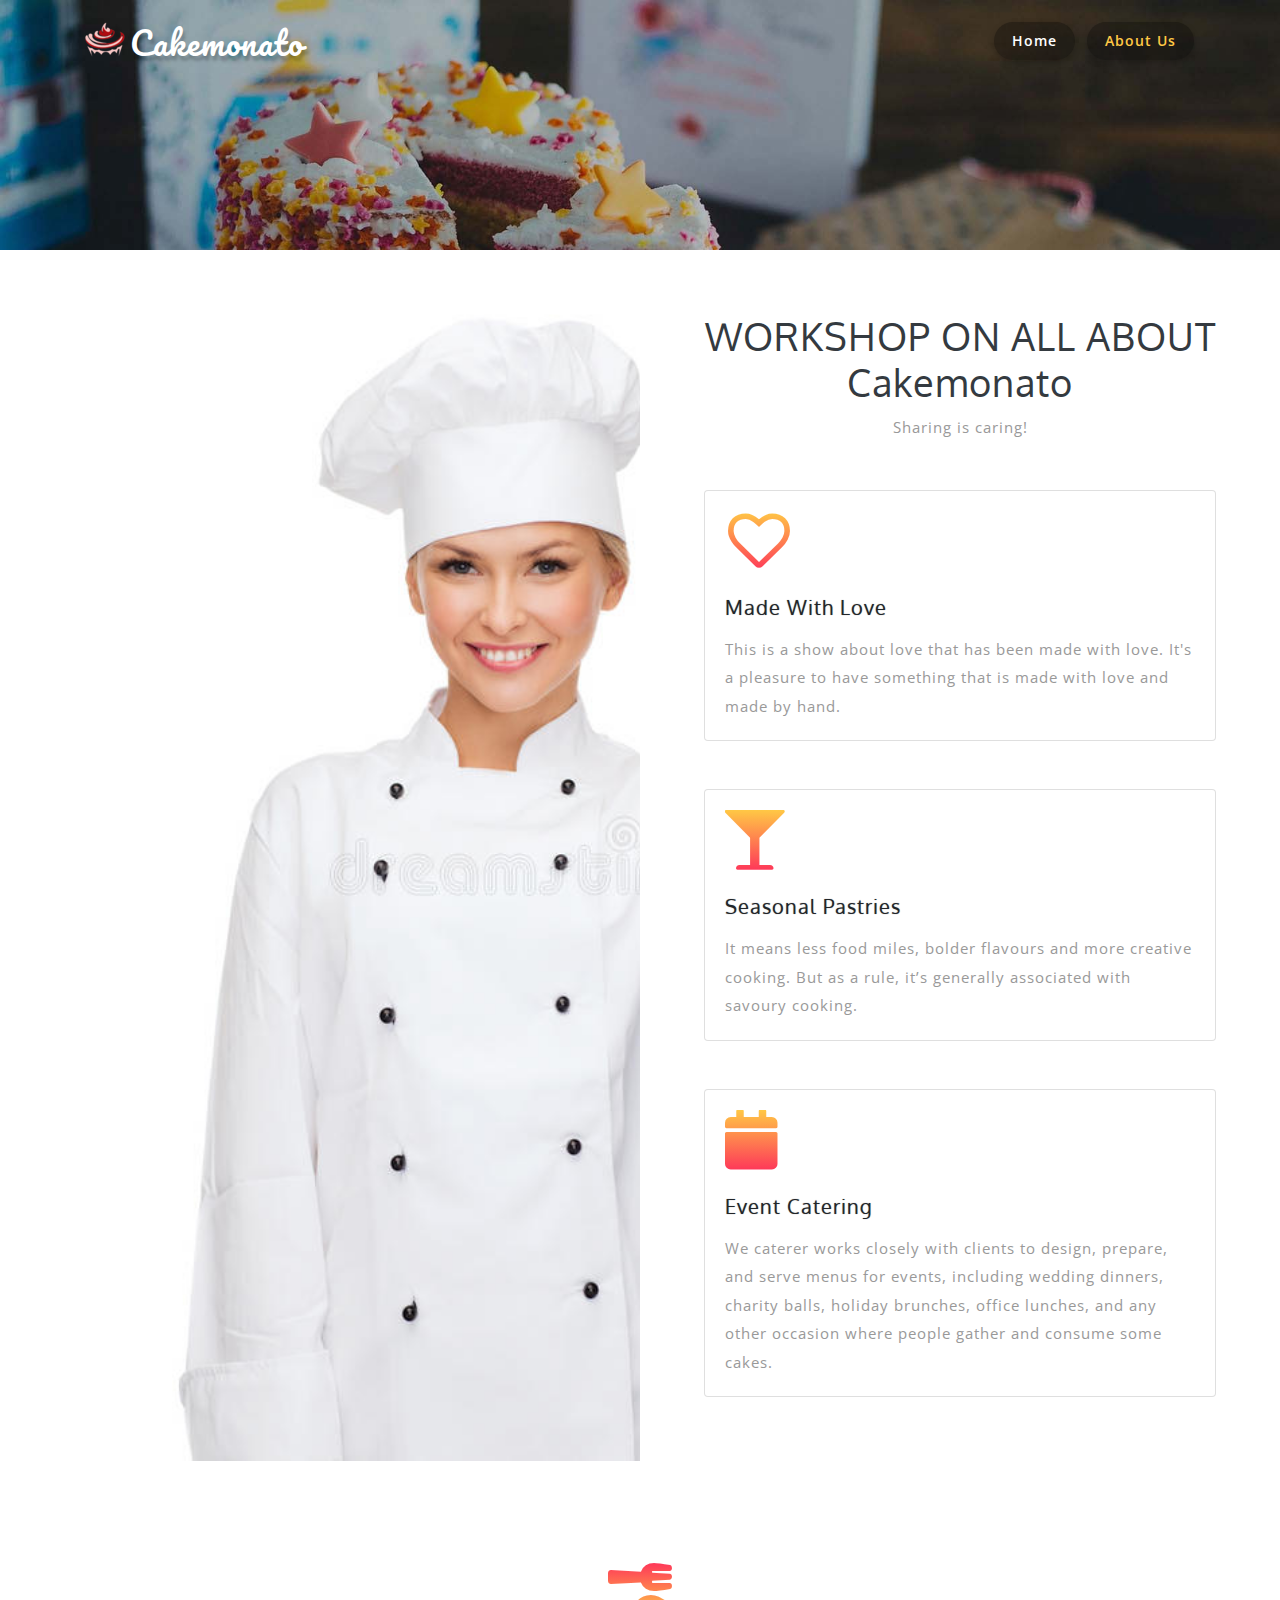
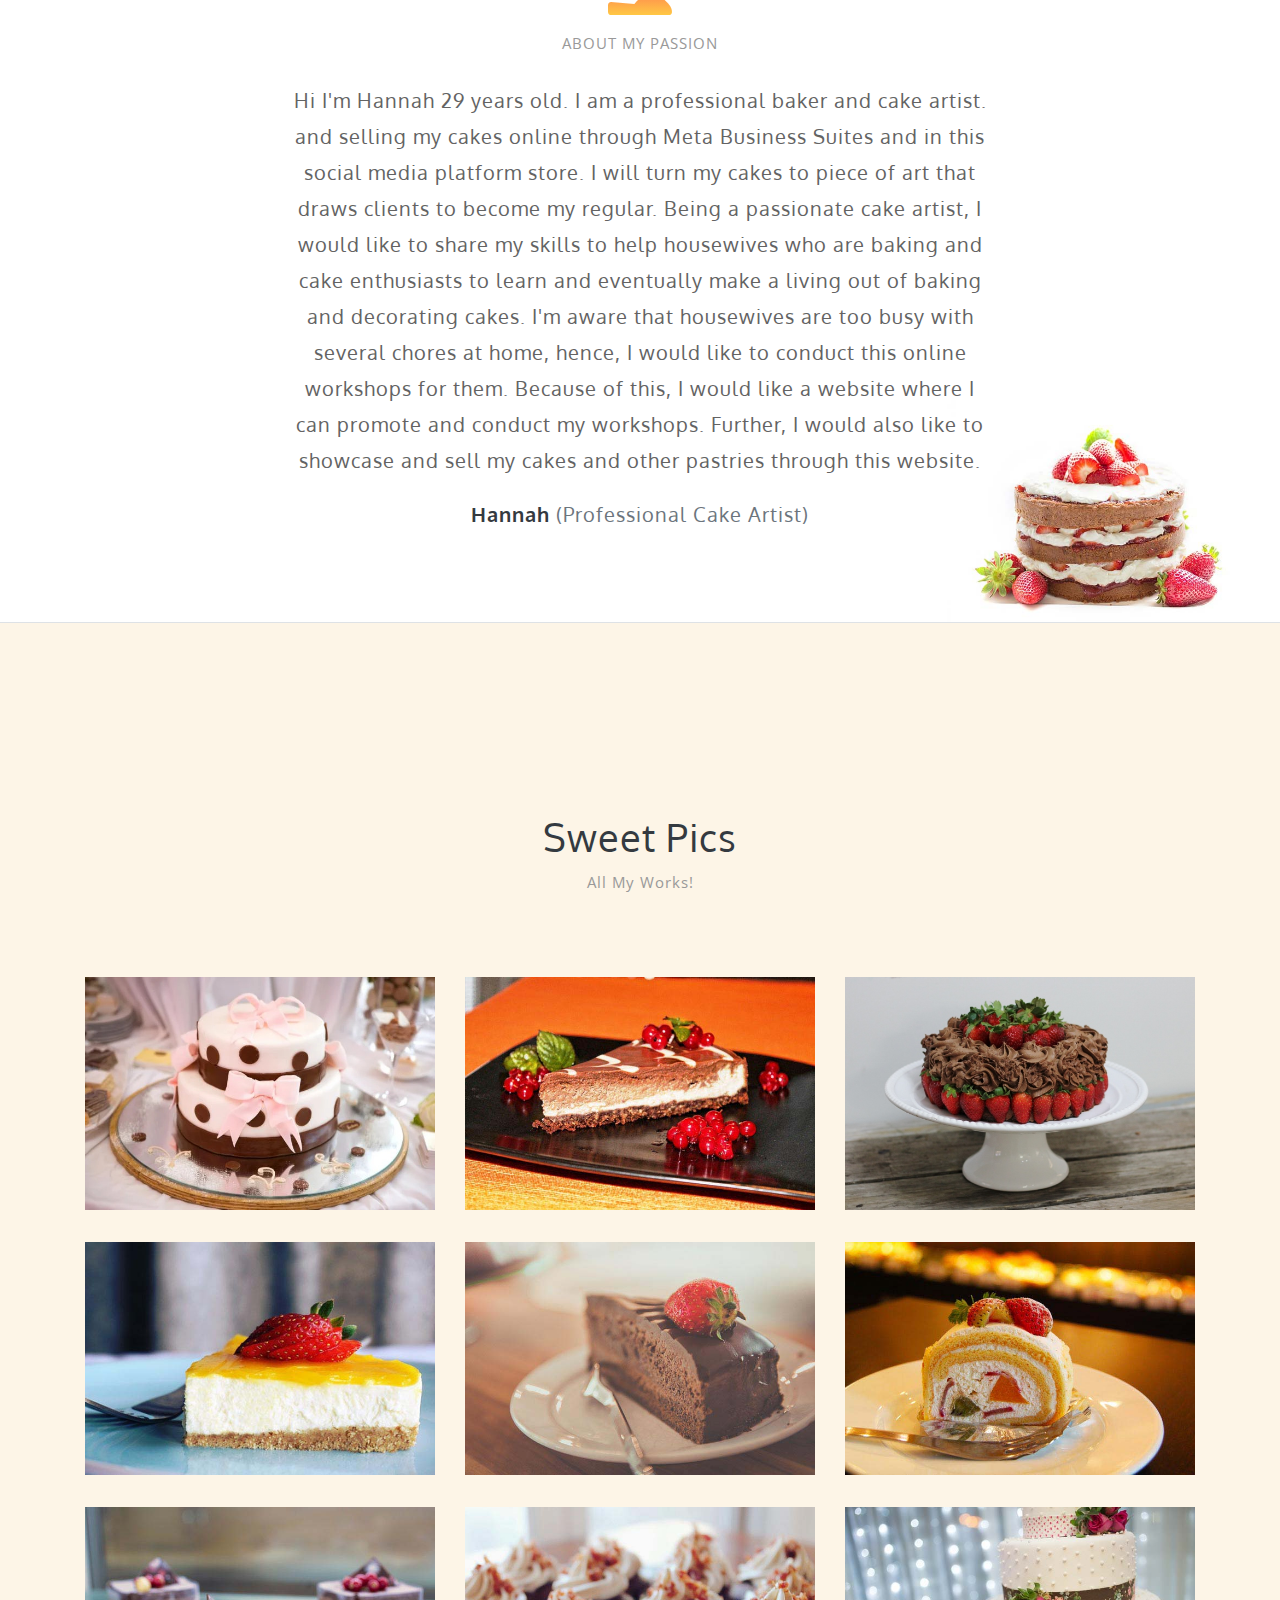
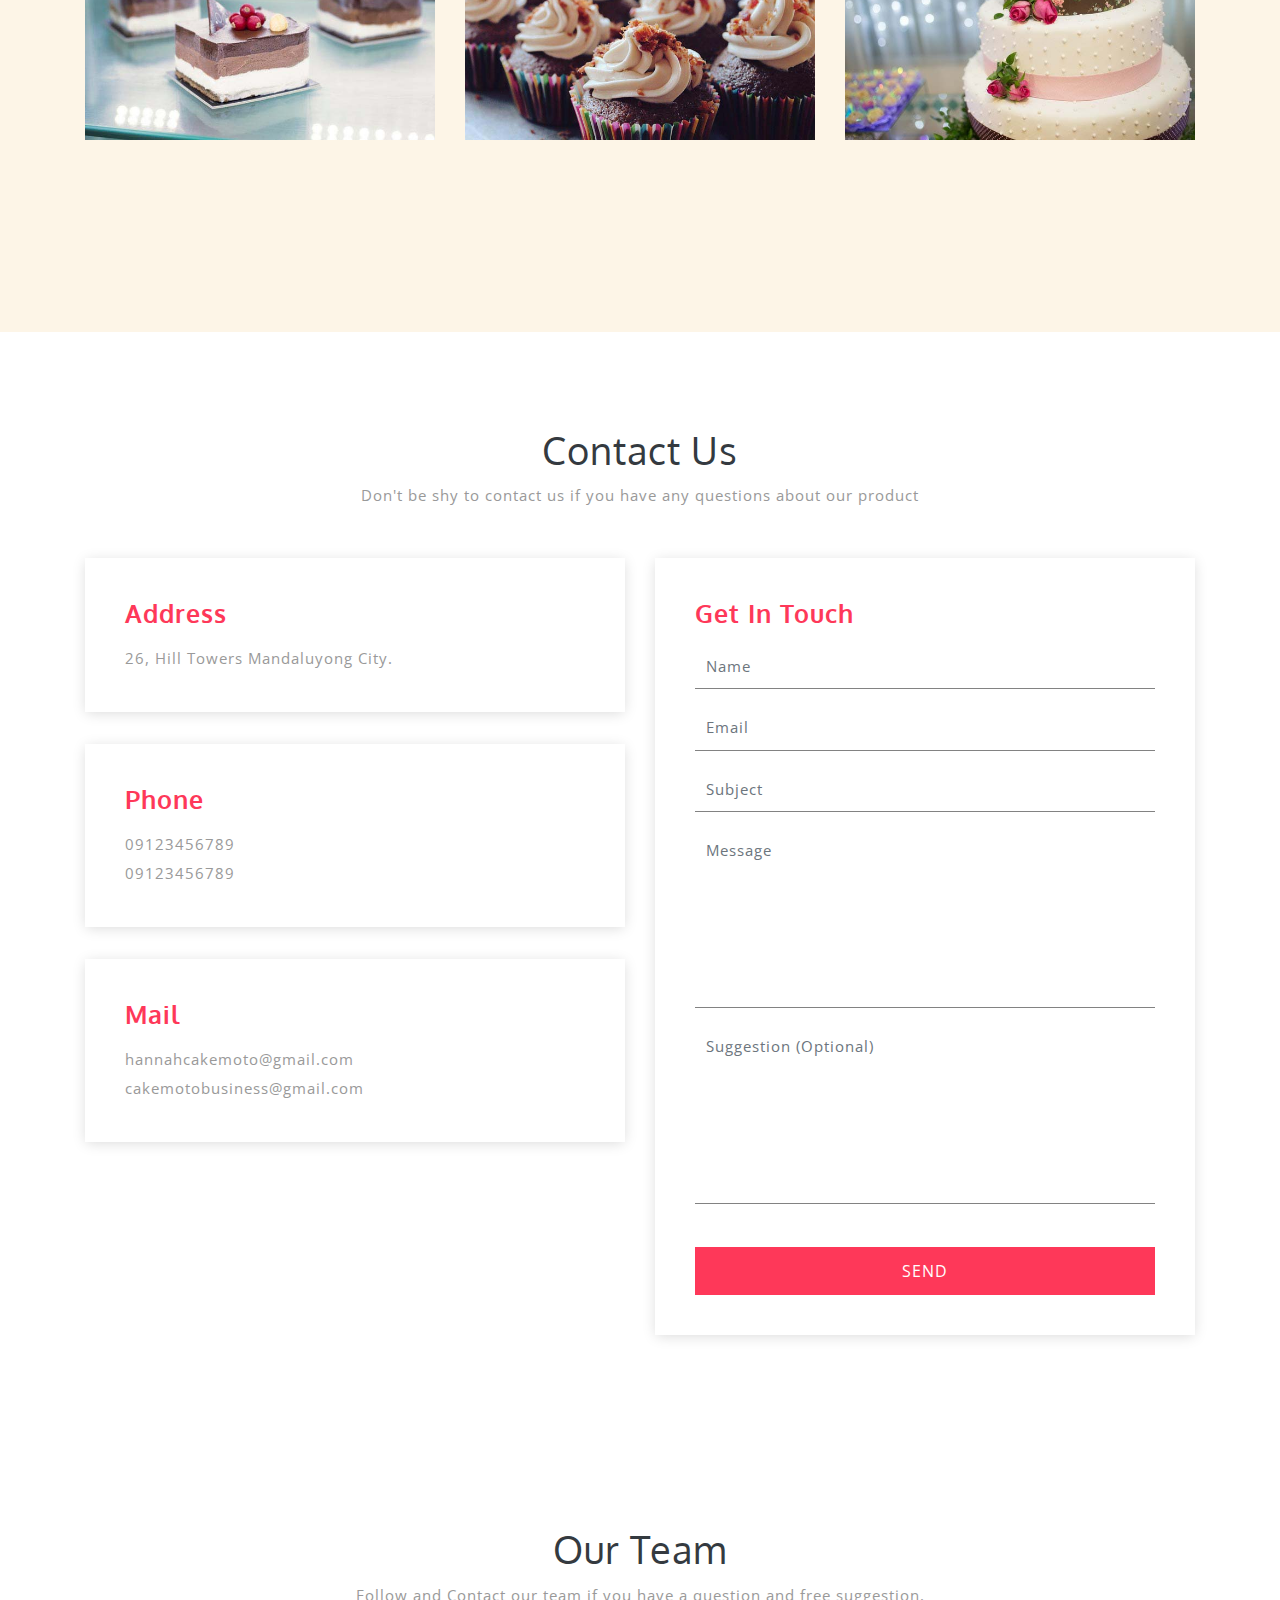
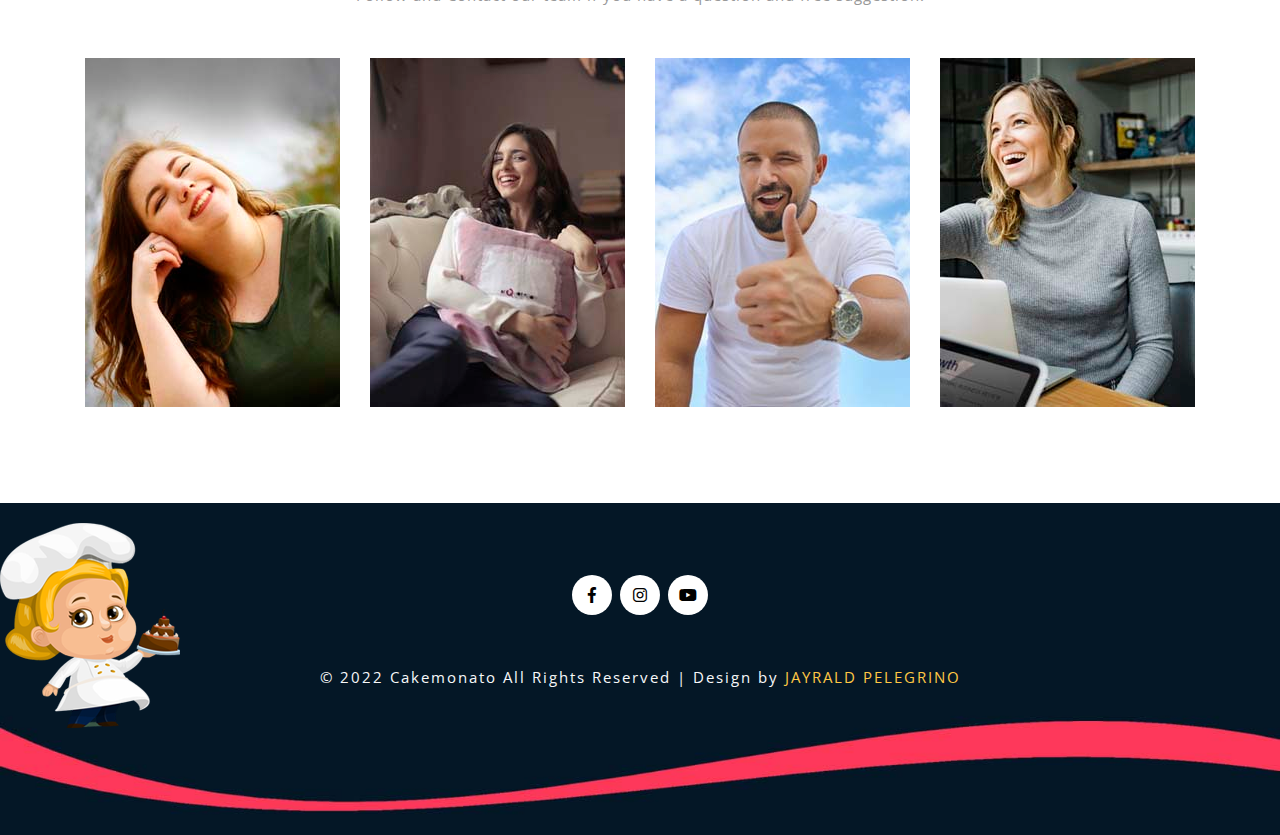
<file: about.html>
<!--
MADE BY: JAYRALD LATO PELEGRINO
FROM: CEIT-37-303A
MIDTERM WEBSITE FOR HANNAH
-->

<!DOCTYPE html>
<html lang="zxx">

<head>
	<title>For Hannah</title>
	<!-- Meta tag Keywords -->
	<meta name="viewport" content="width=device-width, initial-scale=1">
	<meta charset="UTF-8" />

	<!-- Custom-Files -->
	<link rel="stylesheet" href="css/bootstrap.css">
	<!-- Bootstrap-Core-CSS -->
	<link rel="stylesheet" href="css/style.css" type="text/css" media="all" />
	<!-- Style-CSS -->
	<link rel="stylesheet" href="css/fontawesome-all.css">
	<!-- Font-Awesome-Icons-CSS -->
	<!-- //Custom-Files -->

	<!-- Web-Fonts -->
	<link href="//fonts.googleapis.com/css?family=Oxygen:300,400,700&amp;subset=latin-ext" rel="stylesheet">
	<link href="//fonts.googleapis.com/css?family=Open+Sans:300,300i,400,400i,600,600i,700,700i,800,800i&amp;subset=cyrillic,cyrillic-ext,greek,greek-ext,latin-ext,vietnamese"
	    rel="stylesheet">
	<link href="//fonts.googleapis.com/css?family=Pacifico&amp;subset=cyrillic,latin-ext,vietnamese" rel="stylesheet">
	<!-- //Web-Fonts -->

</head>

<body>
	<div class="mian-content">
		<!-- header -->
		<header>
			<nav class="navbar navbar-expand-lg navbar-light">
				<div class="logo text-left">
					<h1>
						<a class="navbar-brand" href="index.html">
							<img src="images/logo.png" alt="" class="img-fluid">Cakemonato</a>
					</h1>
				</div>
				<button class="navbar-toggler" type="button" data-toggle="collapse" data-target="#navbarSupportedContent"
				    aria-controls="navbarSupportedContent" aria-expanded="false" aria-label="Toggle navigation">
					<span class="navbar-toggler-icon">

					</span>
				</button>
				<div class="collapse navbar-collapse" id="navbarSupportedContent">
					<ul class="navbar-nav ml-lg-auto text-lg-right text-center">
						<li class="nav-item">
							<a class="nav-link" href="index.html">Home
								<span class="sr-only">(current)</span>
							</a>
						</li>
						<li class="nav-item active">
							<a class="nav-link" href="about.html">About Us</a>
						</li>
					</ul>
				</div>
			</nav>
		</header>
		<!-- //header -->

		<!-- banner 2 -->
		<div class="banner2-w3ls">

		</div>
		<!-- //banner 2 -->
	</div>
	<!-- main -->

	<!-- about page -->
	<!-- about section -->
	<section class="bottom-banner">
		<div class="container-fluid">
			<div class="row">
				<div class="col-lg-6 about-img-pages">
				</div>
				<div class="col-lg-6 about-info">
					<div class="title text-center mb-5">
						<h3 class="text-dark mb-2">WORKSHOP ON ALL ABOUT Cakemonato</h3>
						<p>Sharing is caring!</p>
					</div>
					<div class="service-in text-left">
						<div class="card">
							<div class="card-body">
								<i class="far fa-heart"></i>
								<h5 class="card-title mt-4 mb-3">Made With Love</h5>
								<p class="card-text">This is a show about love that has been made with love. It's a pleasure to have something that is made with love and made by hand.
								</p>
							</div>
						</div>
					</div>
					<div class="service-in text-left mt-5">
						<div class="card">
							<div class="card-body">
								<i class="fas fa-glass-martini"></i>
								<h5 class="card-title mt-4 mb-3">Seasonal Pastries</h5>
								<p class="card-text">It means less food miles, bolder flavours and more creative cooking. But as a rule, it’s generally associated with savoury cooking.
								</p>
							</div>
						</div>
					</div>
					<div class="service-in text-left mt-5">
						<div class="card">
							<div class="card-body">
								<i class="fas fa-calendar"></i>
								<h5 class="card-title mt-4 mb-3">Event Catering</h5>
								<p class="card-text">We caterer works closely with clients to design, prepare, and serve menus for events, including wedding dinners, charity balls, holiday brunches, office lunches, and any other occasion where people gather and consume some cakes.
								</p>
							</div>
						</div>
					</div>
				</div>
			</div>
		</div>
	</section>
	<!-- //about section -->

	<!-- about bottom -->
	<div class="some-another some-another-page text-center py-5">
		<div class="container py-xl-5 py-lg-3">
			<i class="fas fa-utensils"></i>
			<p class="text-uppercase mb-4 mt-2">About my passion</p>
			<h4 class="aboutright about-right-2">Hi I'm Hannah 29 years old. I am a professional baker and cake artist. and selling my cakes online through Meta Business Suites and in this social media platform store. I will turn my cakes to piece of art that draws clients to become my regular. Being a passionate cake artist, I would like to share my skills to help housewives who are baking and cake enthusiasts to learn and eventually make a living out of baking and decorating cakes. I'm aware that housewives are too busy with several chores at home, hence, I would like to conduct this online workshops for them. Because of this, I would like a website where I can promote and conduct my workshops. Further, I would also like to showcase and sell my cakes and other pastries through this website. </h4>
			<h5 class="text-uppsecase font-weight-bold text-dark mt-4">Hannah
				<span class="text-secondary font-weight-normal">(Professional Cake Artist)</span>
			</h5>
		</div>
		<img src="images/product1.jpg" alt="" class="img-fluid w3ls-img-styles">
	</div>
	<!-- //about bottom -->

	<!-- services -->
	<div class="serives-agile py-5 bg-light border-top" id="services">
		<div class="container py-xl-5 py-lg-3">
			<div class="row support-bottom text-center">
	<!-- gallery page -->
	<div class="gallery py-5">
		<div class="container py-xl-5 py-lg-3">
			<div class="title text-center mb-5">
				<h2 class="text-dark mb-2">Sweet Pics</h2>
				<p>All My Works!</p>
			</div>
			<div class="row w3ls_portfolio_grids">
				<div class="col-sm-4 agileinfo_portfolio_grid">
					<div class="w3_agile_portfolio_grid1">
						<a href="images/g1.jpg" title="Cakes Bakery">
							<div class="agileits_portfolio_sub_grid agileits_w3layouts_team_grid">
								<div class="w3layouts_port_head">
									<h3>ChocoVanilla Cake with Strawberry ribbons</h3>
								</div>
								<img src="images/g1.jpg" alt=" " class="img-fluid" />
							</div>
						</a>
					</div>
					<div class="w3_agile_portfolio_grid1">
						<a href="images/g2.jpg" title="Cakes Bakery">
							<div class="agileits_portfolio_sub_grid agileits_w3layouts_team_grid">
								<div class="w3layouts_port_head">
									<h3>Vanilla Caramel with Strawberry toppings</h3>
								</div>
								<img src="images/g2.jpg" alt=" " class="img-fluid" />
							</div>
						</a>
					</div>
					<div class="w3_agile_portfolio_grid1">
						<a href="images/g3.jpg" title="Cakes Bakery">
							<div class="agileits_portfolio_sub_grid agileits_w3layouts_team_grid">
								<div class="w3layouts_port_head">
									<h3>3 Layer flavor cake with Cherry on top</h3>
								</div>
								<img src="images/g3.jpg" alt=" " class="img-fluid" />
							</div>
						</a>
					</div>
				</div>
				<div class="col-sm-4 agileinfo_portfolio_grid">
					<div class="w3_agile_portfolio_grid1">
						<a href="images/g4.jpg" title="Cakes Bakery">
							<div class="agileits_portfolio_sub_grid agileits_w3layouts_team_grid">
								<div class="w3layouts_port_head">
									<h3>Vanilla Glaze with cherry scent</h3>
								</div>
								<img src="images/g4.jpg" alt=" " class="img-fluid" />
							</div>
						</a>
					</div>
					<div class="w3_agile_portfolio_grid1">
						<a href="images/g5.jpg" title="Cakes Bakery">
							<div class="agileits_portfolio_sub_grid agileits_w3layouts_team_grid">
								<div class="w3layouts_port_head">
									<h3>Chocolate base with Cocoa flavor on top</h3>
								</div>
								<img src="images/g5.jpg" alt=" " class="img-fluid" />
							</div>
						</a>
					</div>
					<div class="w3_agile_portfolio_grid1">
						<a href="images/g6.jpg" title="Cakes Bakery">
							<div class="agileits_portfolio_sub_grid agileits_w3layouts_team_grid">
								<div class="w3layouts_port_head">
									<h3>Choco Muffins with Vanilla Glaze on top</h3>
								</div>
								<img src="images/g6.jpg" alt=" " class="img-fluid" />
							</div>
						</a>
					</div>
				</div>
				<div class="col-sm-4 agileinfo_portfolio_grid">
					<div class="w3_agile_portfolio_grid1">
						<a href="images/g7.jpg" title="Cakes Bakery">
							<div class="agileits_portfolio_sub_grid agileits_w3layouts_team_grid">
								<div class="w3layouts_port_head">
									<h3>Chocolate Cake with Strawberry overload</h3>
								</div>
								<img src="images/g7.jpg" alt=" " class="img-fluid" />
							</div>
						</a>
					</div>
					<div class="w3_agile_portfolio_grid1">
						<a href="images/g8.jpg" title="Cakes Bakery">
							<div class="agileits_portfolio_sub_grid agileits_w3layouts_team_grid">
								<div class="w3layouts_port_head">
									<h3>Roll Vanilla Salad Cake</h3>
								</div>
								<img src="images/g8.jpg" alt=" " class="img-fluid" />
							</div>
						</a>
					</div>
					<div class="w3_agile_portfolio_grid1">
						<a href="images/g9.jpg" title="Cakes Bakery">
							<div class="agileits_portfolio_sub_grid agileits_w3layouts_team_grid">
								<div class="w3layouts_port_head">
									<h3>For Wedding, Event, and Occasion Cake</h3>
								</div>
								<img src="images/g9.jpg" alt=" " class="img-fluid" />
							</div>
						</a>
					</div>
				</div>
			</div>
		</div>
	</div>
	<!-- //gallery page -->
			</div>
		</div>
	</div>
	<!-- //services -->

	<!-- contact page -->
	<div class="address py-5">
		<div class="container py-xl-5 py-lg-3">
			<div class="title text-center mb-5">
				<h2 class="text-dark mb-2">Contact Us</h2>
				<p>Don't be shy to contact us if you have any questions about our product</p>
			</div>
			<div class="row address-row">
				<div class="col-lg-6 address-right">
					<div class="address-info wow fadeInRight animated" data-wow-delay=".5s">
						<h4 class="font-weight-bold mb-3">Address</h4>
						<p>26, Hill Towers Mandaluyong City.</p>
					</div>
					<div class="address-info address-mdl wow fadeInRight animated" data-wow-delay=".7s">
						<h4 class="font-weight-bold mb-3">Phone </h4>
						<p>09123456789</p>
						<p>09123456789</p>
					</div>
					<div class="address-info agileits-info wow fadeInRight animated" data-wow-delay=".6s">
						<h4 class="font-weight-bold mb-3">Mail</h4>
						<p>
							<a href="mailto:example@mail.com"> hannahcakemoto@gmail.com</a>
						</p>
						<p>
							<a href="mailto:example@mail.com"> cakemotobusiness@gmail.com</a>
						</p>
					</div>
				</div>
				<div class="col-lg-6 address-left mt-lg-0 mt-5">
					<div class="address-grid">
						<h4 class="font-weight-bold mb-3">Get In Touch</h4>
						<form action="#" method="post">
							<div class="form-group">
								<input type="text" class="form-control" placeholder="Name" name="name" required="">
							</div>
							<div class="form-group">
								<input type="email" class="form-control" placeholder="Email" name="email" required="">
							</div>
							<div class="form-group">
								<input type="text" class="form-control" placeholder="Subject" name="subject" required="">
							</div>
							<div class="form-group">
								<textarea placeholder="Message" class="form-control" required=""></textarea>
							</div>
							<div class="form-group">
								<textarea placeholder="Suggestion (Optional)" class="form-control" required=""></textarea>
							</div>
							<input type="submit" value="SEND">
						</form>
					</div>
				</div>
			</div>
		</div>
	</div>
	<!-- //contact page -->

	<!-- team -->
	<div class="team py-5" id="team">
		<div class="container py-xl-5 py-lg-3">
			<div class="title text-center mb-5">
				<h3 class="text-dark mb-2">Our Team</h3>
				<p>Follow and Contact our team if you have a question and free suggestion.</p>
			</div>
			<div class="row support-bottom text-center">
				<!-- Hover Effect Style : Demo - 15 -->
				<div class="container">
					<div class="row mt-30">
						<div class="col-md-3 col-6">
							<div class="box15">
								<img src="images/t1.jpg" alt="" class="img-fluid">
								<div class="box-content">
									<h3 class="title">Hannah</h3>
									<ul class="icon">
										<li>
											<a href="#">
												<i class="fab fa-facebook-f"></i>
											</a>
										</li>
										<li>
											<a href="#">
												<i class="fab fa-twitter"></i>
											</a>
										</li>
									</ul>
								</div>
							</div>
						</div>
						<div class="col-md-3 col-6">
							<div class="box15">
								<img src="images/t2.jpg" alt="" class="img-fluid">
								<div class="box-content">
									<h3 class="title">Athena</h3>
									<ul class="icon">
										<li>
											<a href="#">
												<i class="fab fa-facebook-f"></i>
											</a>
										</li>
										<li>
											<a href="#">
												<i class="fab fa-twitter"></i>
											</a>
										</li>
									</ul>
								</div>
							</div>
						</div>
						<div class="col-md-3 col-6">
							<div class="box15">
								<img src="images/t3.jpg" alt="" class="img-fluid">
								<div class="box-content">
									<h3 class="title">Jude</h3>
									<ul class="icon">
										<li>
											<a href="#">
												<i class="fab fa-facebook-f"></i>
											</a>
										</li>
										<li>
											<a href="#">
												<i class="fab fa-twitter"></i>
											</a>
										</li>
									</ul>
								</div>
							</div>
						</div>
						<div class="col-md-3 col-6">
							<div class="box15">
								<img src="images/t4.jpg" alt="" class="img-fluid">
								<div class="box-content">
									<h3 class="title">Olivia</h3>
									<ul class="icon">
										<li>
											<a href="#">
												<i class="fab fa-facebook-f"></i>
											</a>
										</li>
										<li>
											<a href="#">
												<i class="fab fa-twitter"></i>
											</a>
										</li>
									</ul>
								</div>
							</div>
						</div>
					</div>
				</div>
			</div>
		</div>
	</div>
	<!-- team -->

	<!-- footer -->
	<footer class="text-center py-sm-4 py-3">
		<div class="container py-xl-5 py-3">
			<div class="w3l-footer footer-social-agile mb-4">
				<ul class="list-unstyled">
					<li>
						<a href="#">
							<i class="fab fa-facebook-f"></i>
						</a>
					</li>
					<li class="mx-1">
						<a href="#">
							<i class="fab fa-instagram"></i>
						</a>
					</li>
					<li>
						<a href="#">
							<i class="fab fa-youtube"></i>
						</a>
					</li>
				</ul>
			</div>
			<p class="copy-right-grids text-light my-lg-5 my-4 pb-4">© 2022 Cakemonato All Rights Reserved | Design by
				<a href="https://www.facebook.com/raldddesuudes" target="_blank">JAYRALD PELEGRINO</a>
			</p>
		</div>
		<!-- chef -->
		<img src="images/chef.png" alt="" class="img-fluid chef-style" />
		<!-- //chef -->
	</footer>
	<!-- //footer -->


	<!-- Js files -->
	<!-- JavaScript -->
	<script src="js/jquery-2.2.3.min.js"></script>
	<!-- Default-JavaScript-File -->

	<!-- stats -->
	<script src="js/jquery.waypoints.min.js"></script>
	<script src="js/jquery.countup.js"></script>
	<script>
		$('.counter').countUp();
	</script>
	<!-- //stats -->

	<!-- menu-js -->
	<script>
		$('.navicon').on('click', function (e) {
			e.preventDefault();
			$(this).toggleClass('navicon--active');
			$('.toggle').toggleClass('toggle--active');
		});
	</script>
	<!-- //menu-js -->

	<!-- smooth scrolling -->
	<script src="js/SmoothScroll.min.js"></script>
	<!-- move-top -->
	<script src="js/move-top.js"></script>
	<!-- easing -->
	<script src="js/easing.js"></script>
	<!--  necessary snippets for few javascript files -->
	<script src="js/cakes-bakery.js"></script>

	<script src="js/bootstrap.js"></script>
	<!-- Necessary-JavaScript-File-For-Bootstrap -->

	<!-- //Js files -->

</body>

</html>
</file>
<file: css/style.css>
/*
MADE BY: JAYRALD LATO PELEGRINO
FROM: CEIT-37-303A
MIDTERM WEBSITE FOR HANNAH
*/

body {
    padding: 0;
    margin: 0;
    background: #FFF;
    font-family: 'Open Sans', sans-serif;
}

body a {
    transition: 0.5s all;
    -webkit-transition: 0.5s all;
    -moz-transition: 0.5s all;
    -o-transition: 0.5s all;
    -ms-transition: 0.5s all;
    text-decoration: none;
}

body a:hover {
    text-decoration: none;
    transition: 0.5s all;
    -webkit-transition: 0.5s all;
    -moz-transition: 0.5s all;
    -o-transition: 0.5s all;
    -ms-transition: 0.5s all;
}

body a:focus,
a:hover {
    text-decoration: none;
}

input[type="button"],
input[type="submit"] {
    transition: 0.5s all;
    -webkit-transition: 0.5s all;
    -moz-transition: 0.5s all;
    -o-transition: 0.5s all;
    -ms-transition: 0.5s all;
}

input[type="button"]:hover,
input[type="submit"]:hover {
    transition: 0.5s all;
    -webkit-transition: 0.5s all;
    -moz-transition: 0.5s all;
    -o-transition: 0.5s all;
    -ms-transition: 0.5s all;
}

h1,
h2,
h3,
h4,
h5,
h6 {
    margin: 0;
    padding: 0;
    font-family: 'Oxygen', sans-serif;
}

p {
    margin: 0;
    padding: 0;
    font-size: 15px;
    letter-spacing: 1px;
    line-height: 1.9;
    color: #999;
    font-family: 'Open Sans', sans-serif;
}

ul,
ol {
    margin: 0;
    padding: 0;
}

label {
    margin: 0;
}

a:focus,
a:hover {
    text-decoration: none;
    outline: none
}

/* //Reset Code */
/* bottom-to-top */
#toTop {
    display: none;
    text-decoration: none;
    position: fixed;
    bottom: 24px;
    right: 3%;
    overflow: hidden;
    z-index: 999;
    width: 32px;
    height: 36px;
    border: none;
    text-indent: 100%;
    background: url(../images/move-top.png) no-repeat 0px 0px;
}

#toTopHover {
    width: 32px;
    height: 32px;
    display: block;
    overflow: hidden;
    float: right;
    opacity: 0;
    -moz-opacity: 0;
    filter: alpha(opacity=0);
}

/* //bottom-to-top */
/* header */
.mian-content {
    position: relative;
}

header {
    position: absolute;
    z-index: 999;
    width: 100%;
}

/* logo */
a.navbar-brand {
    font-size: 36px;
    letter-spacing: 1px;
    color: #fff;
    text-shadow: 2px 5px 3px rgba(0, 0, 0, 0.18);
    font-family: 'Pacifico', cursive;
}

.navbar-light .navbar-brand,
.navbar-light .navbar-brand:hover,
.navbar-light .navbar-brand:focus {
    color: #fff;
}

a.navbar-brand img {
    vertical-align: bottom;
}

/* //logo */
/* navigation */
nav.navbar.navbar-expand-lg.navbar-light {
    padding: 1em 10em;
}

li.nav-item {
    margin: 0 6px;
}

.navbar-light .navbar-nav .nav-link {
    padding: 0;
    color: #fff;
    font-size: 15px;
    letter-spacing: 1px;
    font-weight: 600;
    background: rgba(4, 4, 4, 0.31);
    padding: 8px 18px 9px;
    border-radius: 100px;
    box-shadow: 0px 3px 6px 0px rgba(0, 0, 0, 0.21);
}

.navbar-light .navbar-nav .show>.nav-link,
.navbar-light .navbar-nav .active>.nav-link,
.navbar-light .navbar-nav .nav-link.show,
.navbar-light .navbar-nav .nav-link.active,
.navbar-light .navbar-nav .nav-link:hover,
.navbar-light .navbar-nav .nav-link:focus {
    color: #ffc845;
}

/* //navigation */
/* menu-navigation */
.menu {
    position: absolute;
    z-index: 9999;
    right: 5%;
}

.menu .navicon {
    background: transparent;
    position: relative;
    height: 34px;
    width: 46px;
    display: block;
    z-index: 9999;
    -webkit-transition: linear 0.5s all;
    -moz-transition: linear 0.5s all;
    -ms-transition: linear 0.5s all;
    -o-transition: linear 0.5s all;
    transition: linear 0.5s all;
    outline: none;
}

.menu .navicon:before,
.menu .navicon:after {
    background: #fff;
    -webkit-backface-visibility: hidden;
    backface-visibility: hidden;
    content: "";
    height: 3px;
    left: 0;
    -webkit-transition: 0.8s ease;
    -moz-transition: 0.8s ease;
    -o-transition: 0.8s ease;
    -ms-transition: 0.8s ease;
    transition: 0.8s ease;
    width: 40px;
}

.menu .navicon:before {
    -moz-box-shadow: #fff 0 14px 0 0;
    -o-box-shadow: #fff 0 14px 0 0;
    -ms-box-shadow: #fff 0 14px 0 0;
    -webkit-box-shadow: #fff 0 14px 0 0;
    box-shadow: #fff 0 14px 0 0;
    position: absolute;
    top: 0;
}

.menu .navicon:after {
    position: absolute;
    top: 28px;
}

.menu .navicon--active {
    -webkit-transition: linear 0.5s all;
    -moz-transition: linear 0.5s all;
    -moz-transition: linear 0.5s all;
    -o-transition: linear 0.5s all;
    transition: linear 0.5s all;
}

.menu .navicon--active:before {
    -moz-box-shadow: transparent 0 0 0 0;
    -ms-box-shadow: transparent 0 0 0 0;
    -o-box-shadow: transparent 0 0 0 0;
    -webkit-box-shadow: transparent 0 0 0 0;
    box-shadow: transparent 0 0 0 0;
    top: 15px;
    -webkit-transform: rotate(225deg);
    -ms-transform: rotate(225deg);
    -moz-transform: rotate(225deg);
    -o-transform: rotate(225deg);
    transform: rotate(225deg);
}

.menu .navicon--active:after {
    top: 15px;
    -webkit-transform: rotate(315deg);
    -ms-transform: rotate(315deg);
    -moz-transform: rotate(315deg);
    -o-transform: rotate(315deg);
    transform: rotate(315deg);
}

.menu .toggle {
    display: block;
    position: absolute;
    right: 0;
    width: 250px;
    background: linear-gradient(to bottom, #ffc845, #fe3859);
    padding: 2em 3em;
    opacity: 0;
    -webkit-transition: ease 0.5s all;
    -moz-transition: ease 0.5s all;
    transition: ease 0.5s all;
    -webkit-transform: translateY(-200%);
    -moz-transform: translateY(-200%);
    -o-transform: translateY(-200%);
    -ms-transform: translateY(-200%);
    -ms-transform: translateY(-200%);
    transform: translateY(-200%);
    z-index: 99999;
    -webkit-box-shadow: 0px 0px 7px #696868;
    -moz-box-shadow: 0px 0px 7px #696868;
    box-shadow: 0px 0px 7px #696868;
}

.menu .toggle--active {
    opacity: 1;
    -webkit-transition: 0.5s all;
    -moz-transition: 0.5s all;
    transition: 0.5s all;
    -webkit-transform: translateY(0);
    -ms-transform: translateY(0);
    -o-transform: translateY(0);
    -moz-transform: translateY(0);
    transform: translateY(0);
    margin-top: 1em;
}

.menu .toggle-menu li {
    display: block;
    margin: 10px auto;
    text-align: center;
}

.menu .toggle-menu li a {
    text-decoration: none;
    color: #fff;
    display: inline-block;
    text-align: left;
    font-size: 19px;
    -webkit-transition: 0.5s all;
    -moz-transition: 0.5s all;
    transition: 0.5s all;
    font-weight: 400;
    padding: 5px 0;
    letter-spacing: 1px;
    margin: 0 auto;
}

.menu .toggle-menu li a:hover,
.menu .toggle-menu li a.active {
    -webkit-transition: 0.5s all;
    -moz-transition: 0.5s all;
    transition: 0.5s all;
    -webkit-transform: scale(1.2);
    -ms-transform: scale(1.2);
    -moz-transform: scale(1.2);
    -o-transform: scale(1.2);
    transform: scale(1.2);
}

/* //menu-navigation */
/* //header */
/* banner */
div#slider-main {
    position: relative;
}

.banner-text-agile {
    position: absolute;
    z-index: 99;
    top: 21em;
    left: 0;
    right: 0;
}

.banner-text-agile h3 {
    font-size: 50px;
    letter-spacing: 1px;
}

/* button effect */
.button {
    position: relative;
    -webkit-appearance: none;
    -moz-appearance: none;
    appearance: none;
    background: #fe3859;
    background: linear-gradient(to right, #ffc845, #fe3859);
    padding: 12px 20px;
    border: none;
    color: white;
    font-size: 17px;
    cursor: pointer;
    letter-spacing: 1px;
    outline: none;
    overflow: hidden;
    border-radius: 100px;
}

.button span {
    position: relative;
    /* pointer-events: none; */
}

.button::before {
    --size: 0;
    content: '';
    position: absolute;
    left: var(--x);
    top: var(--y);
    width: var(--size);
    height: var(--size);
    background: radial-gradient(circle closest-side, #ffc845, rgba(255, 255, 255, 0));
    -webkit-transform: translate(-50%, -50%);
    transform: translate(-50%, -50%);
    transition: width .2s ease, height .2s ease;
}

.button:hover::before {
    --size: 400px;
}

/* //button effect */
/* //banner */
/* banner bottom boxes */
.icons-banner-botom {
    position: absolute;
    left: 0;
    right: 0;
    bottom: -14%;
}

.icons-mkw3ls {
    border: solid gray;
    background: #FDF5E7;
    -webkit-box-shadow: 0px 1px 10px 2px rgba(92, 92, 97, 0.09);
    -moz-box-shadow: 0px 1px 10px 2px rgba(92, 92, 97, 0.09);
    box-shadow: 0px 1px 10px 2px rgba(92, 92, 97, 0.09);
    display: inline-block;
    padding: 1.5em 1em;
    margin: 0 1em;
    width: 16%;
    text-align: center;
}

/* //banner bottom boxes */
/* about */
.some-another.text-center {
    padding-top: 1.2em;
}

section.banner-main-agiles {
    padding-top: 10em !important;
    position: relative;
    z-index: 0;
}

.cake-style {
    position: absolute;
    left: 0;
    bottom: 0;
    z-index: -1;
}

.title-icon2 {
    max-width: 160px;
    margin: 1em 1em 1.5em;
}

.title-icon2 i {
    left: 68px;
}

h3.aboutright {
    color: #000;
    font-size: 34px;
    letter-spacing: 1px;
}

h4.aboutright {
    margin: .5em 0 1em;
    line-height: 1.8;
    font-size: 20px;
    color: #383838;
    letter-spacing: 1px;
}

.some-another i {
    color: #000;
    font-size: 4em;
    transform: rotate(90deg);
    background: -webkit-linear-gradient(to left, #ffc845, #fe3859);
    background: -o-linear-gradient(to left, #ffc845, #fe3859);
    background: -moz-linear-gradient(to left, #ffc845, #fe3859);
    background: linear-gradient(to left, #ffc845, #fe3859);
    -webkit-background-clip: text;
    -webkit-text-fill-color: transparent;
}

h4.aboutright.about-right-2 {
    color: #636363;
    max-width: 700px;
    margin: 0 auto;
}

.some-another h5 {
    letter-spacing: 1px;
}

/* modal */
.modal-body iframe {
    width: 100%;
    height: 449px;
}

.modal-content {
    background-color: transparent;
    border: none;
}

.modal-header {
    background: #fff;
}

.modal-title {
    font-size: 30px;
    letter-spacing: 1px;
    color: #fe3859;
    text-shadow: 2px 5px 3px rgba(0, 0, 0, 0.18);
    font-family: 'Pacifico', cursive;
}

/* //modal */
/* //about */
/* stats */
.middlesection-agile {
    background: linear-gradient(#ffc845, #fe3859);
    background-size: cover;
    -webkit-background-size: cover;
    -moz-background-size: cover;
    -o-background-size: cover;
    -ms-background-size: cover;
    position: relative;
}

p.counter {
    color: #fff;
    font-size: 3em;
    font-weight: 800;
}

/* //stats */
/* products */
/* flexisel */
.nbs-flexisel-container {
    position: relative;
    max-width: 100%;
}

.nbs-flexisel-ul {
    position: relative;
    width: 9999px;
    list-style-type: none;
}

.nbs-flexisel-inner {
    overflow: hidden;
    width: 90%;
    margin: 0 auto;
}

.nbs-flexisel-item {
    float: left;
    position: relative;
    line-height: 0px;
}

.nbs-flexisel-item>img {
    cursor: pointer;
    position: relative;
}

.nbs-flexisel-container {
    position: relative;
    max-width: 100%;
}

.nbs-flexisel-ul {
    position: relative;
    width: 9999px;
    list-style-type: none;
}

.nbs-flexisel-inner {
    overflow: hidden;
    width: 90%;
    margin: 0 auto;
}

.nbs-flexisel-item {
    float: left;
    position: relative;
    line-height: 0px;
}

.nbs-flexisel-item>img {
    cursor: pointer;
    position: relative;
}

/*---- Navigation ---*/
.nbs-flexisel-nav-left,
.nbs-flexisel-nav-right {
    width: 32px;
    height: 32px;
    position: absolute;
    cursor: pointer;
    z-index: 100;
    top: 36%;
}

.nbs-flexisel-nav-left {
    left: -5%;
    background: url(../images/left-1.png) no-repeat -0px 0px;
}

.nbs-flexisel-nav-right {
    right: -5%;
    background: url(../images/right-1.png) no-repeat -0px 0px;
}

/* //flexisel */
.product-name-w3l h4 {
    color: #fe3859;
    font-size: 26px;
    letter-spacing: 1px;
}

p.dont-inti-w3ls {
    font-family: initial;
    color: #000;
    font-size: 17px;
}

a.button-3 {
    background: #ffc845;
    color: #000;
    box-shadow: 0px 0px 2px 1px rgba(0, 0, 0, 0.21);
    font-size: 15px;
    letter-spacing: 1px;
    padding: 12px 36px;
    display: inline-block;
    border-radius: 100px;
}

/* //products */
/* support */
.title h3,
.title h2 {
    font-size: 38px;
    letter-spacing: 1px;
}

.support-grid h5,
.card-title {
    letter-spacing: 1px;
    text-shadow: 0px 0px 1px rgba(0, 0, 0, 0.48);
}

.support-grid i,
.about-info .card i {
    font-size: 60px;
    color: #fe3859;
    background: -webkit-linear-gradient(#ffc845, #fe3859);
    background: -o-linear-gradient(#ffc845, #fe3859);
    background: -moz-linear-gradient(#ffc845, #fe3859);
    background: linear-gradient(#ffc845, #fe3859);
    -webkit-background-clip: text;
    -webkit-text-fill-color: transparent;
}

.button-2 {
    background: transparent;
    color: #000;
    box-shadow: 0px 0px 2px 1px rgba(0, 0, 0, 0.21);
    font-size: 15px;
    letter-spacing: 1px;
    padding: 11px 0;
    width: 40%;
    margin-top: 2.5em;
}

.button-2.active {
    background: linear-gradient(to right, #ffc845, #fde5ae);
}

/* //support */
/* news */
.bg-cream {
    background-color: #FDF5E7;
}

h2.title-2,
h3.title-2 {
    font-size: 29px;
    letter-spacing: 1px;
    color: #000;
}

.price-bottom,
.agile_its_registration {
    box-shadow: 0px 2px 12px 2px rgba(0, 0, 0, 0.14);
}

.price-bottom h5 {
    font-size: 20px;
    letter-spacing: 1px;
    line-height: 1.5;
    color: #000;
}

ul.faq li a {
    letter-spacing: 1px;
    display: block;
    border-color: #d2d2d2 !important;
}

/* //news */
/* order form */
.agile_its_registration {
    padding: 2em;
}

.agile_its_registration label {
    margin-bottom: 10px;
    font-size: 16px;
    letter-spacing: 1px;
}

.agile_its_registration select {
    outline: none;
    font-size: 15px;
    letter-spacing: 1px;
    background: transparent;
    padding: 11px 10px;
    width: 100%;
    color: #3c3b3b;
}

input.agileinfo-order {
    width: 100%;
    color: #fff;
    background: #fe3859;
    border: none;
    padding: 11px 0;
    letter-spacing: 1px;
    margin-top: 1em;
    font-size: 17px;
}

input.agileinfo-order:hover,
.address input[type="submit"]:hover,
a.button-3:hover {
    opacity: .7;
}

/* //order form */
/* footer */
footer {
    background: url(../images/footer.jpg) no-repeat bottom;
    background-size: cover;
    -webkit-background-size: cover;
    -moz-background-size: cover;
    -o-background-size: cover;
    -ms-background-size: cover;
    position: relative;
    z-index: 0;
}

.chef-style {
    position: absolute;
    top: 6%;
    left: 0;
    z-index: -1;
}

.footer-social-agile ul li,
.payment-w3lsmk ul li {
    display: inline-block;
}

.footer-social-agile ul li a i {
    height: 40px;
    width: 40px;
    line-height: 2.5;
    background: none;
    border-radius: 50%;
    background: #fff;
    color: #000;
    text-align: center;
    transition: 0.5s all;
    -webkit-transition: 0.5s all;
    -moz-transition: 0.5s all;
    -o-transition: 0.5s all;
    -ms-transition: 0.5s all;
}

.footer-social-agile ul li a i.fa-facebook-f:hover {
    background: #3b5998;
    color: #fff;
    border-color: #3b5998;
}

.footer-social-agile ul li a i.fa-instagram:hover {
    background: orange;
    color: #fff;
    border-color: #55acee;
}

.footer-social-agile ul li a i.fa-youtube:hover {
    background: red;
    color: #fff;
    border-color: #f26522;
}


/* copyright */
p.copy-right-grids {
    letter-spacing: 2px;
    font-size: 15px;
}

p.copy-right-grids a {
    color: #ffc845;
}

p.copy-right-grids a:hover {
    color: #fff
}

/* //copyright */
/* //footer */
/* inner pages */
.banner2-w3ls {
    background: url(../images/5.jpg) no-repeat top;
    background-size: cover;
    -webkit-background-size: cover;
    -o-background-size: cover;
    -ms-background-size: cover;
    -moz-background-size: cover;
    min-height: 300px;
}

/* page details */
.breadcrumb li a {
    color: #fd7272;
}

.breadcrumb li {
    letter-spacing: 1px;
    color: #000;
}

/* //page details */
/* about page */
/* about section in about page */
.about-img-pages {
    background: url(../images/about.jpg) no-repeat 0px 0px;
    background-size: cover;
    -webkit-background-size: cover;
    -o-background-size: cover;
    -moz-background-size: cover;
    -ms-background-size: cover;
    min-height: 800px;
}

.about-info {
    padding: 6em;
}

.some-another-page {
    position: relative;
    z-index: 0;
}

.w3ls-img-styles {
    position: absolute;
    bottom: 0;
    right: 0;
    width: 26%;
    z-index: -1;
}

/* //about section in about page */
/*********************** Demo - 15 *******************/
.box15 {
    position: relative
}

.box15 img {
    width: 100%;
    height: auto
}

.box15 .box-content {
    width: 100%;
    height: 100%;
    position: absolute;
    top: 0;
    left: 0;
    transition: all .5s ease 0s
}

.box15:hover .box-content {
    background-color: rgba(255, 242, 242, .8)
}

.box15 .box-content:after,
.box15 .box-content:before {
    content: "";
    width: 50px;
    height: 50px;
    position: absolute;
    opacity: 0;
    transform: scale(1.5);
    transition: all .6s ease .3s
}

.box15 .box-content:before {
    border-left: 1px solid #040404;
    border-top: 1px solid #040404;
    top: 19px;
    left: 19px
}

.box15 .box-content:after {
    border-bottom: 1px solid #040404;
    border-right: 1px solid #040404;
    bottom: 19px;
    right: 19px
}

.box15:hover .box-content:after,
.box15:hover .box-content:before {
    opacity: 1;
    transform: scale(1)
}

.box15 .title {
    font-size: 24px;
    color: #000;
    margin: 0;
    position: relative;
    top: 0;
    font-weight: bold;
    opacity: 0;
    transition: all 1s ease 10ms;
}

.box15:hover .title {
    top: 39%;
    opacity: 1;
    transition: all .5s cubic-bezier(1, -.53, .405, 1.425) 10ms
}

.box15 .title:after {
    content: "";
    width: 0;
    height: 1px;
    background: #040404;
    position: absolute;
    bottom: -8px;
    left: 0;
    right: 0;
    margin: 0 auto;
    transition: all 1s ease 0s
}

.box15:hover .title:after {
    width: 80%;
    transition: all 1s ease .8s
}

.box15 .icon {
    width: 100%;
    margin: 0 auto;
    position: absolute;
    bottom: 0;
    opacity: 0;
    transition-duration: .6s;
    transition-timing-function: cubic-bezier(1, -.53, .405, 1.425);
    transition-delay: .1s
}

.box15:hover .icon {
    bottom: 37%;
    opacity: 1
}

.box15 .icon li {
    display: inline-block
}

.box15 .icon li a {
    display: block;
    width: 40px;
    height: 40px;
    line-height: 2;
    border-radius: 50%;
    font-size: 18px;
    color: #000;
    border: 1px solid #000;
    margin-right: 5px;
    transition: all .3s ease-in-out 0s
}

.box15 .icon li a:hover {
    background: #000;
    color: #fff
}

@media only screen and (max-width:990px) {
    .box15 {
        margin-bottom: 30px
    }
}

/* //about page */
/* gallery page */
.agileits_portfolio_sub_grid {
    background: #000;
}

.w3_agile_portfolio_grid1 {
    margin-top: 2em;
    overflow: hidden;
}

.agileits_portfolio_sub_grid .w3layouts_port_head {
    content: '';
    z-index: 1;
    position: absolute;
    left: 50%;
    top: 50%;
    text-align: center;
    width: 100%;
    -webkit-transform: translateX(-50%) translateY(-50%);
    -moz-transform: translateX(-50%) translateY(-50%);
    transform: translateX(-50%) translateY(-50%);
    opacity: 0;
    filter: alpha(opacity=0);
    margin-top: 100px;
    -webkit-transition: all ease .3s;
    -moz-transition: all ease .3s;
    -ms-transition: all ease .3s;
    -o-transition: all ease .3s;
    transition: all ease .3s;
}

.w3_agile_portfolio_grid1:hover .agileits_w3layouts_team_grid img {
    opacity: 0.8;
}

.w3_agile_portfolio_grid1:hover .agileits_w3layouts_team_grid .w3layouts_port_head {
    opacity: 1;
    filter: alpha(opacity=100);
    margin-top: 0;
}

.w3layouts_port_head h3 {
    font-size: 30px;
    letter-spacing: 1px;
    color: #fff;
    font-weight: 600;
}

.w3_agile_portfolio_grid1 {
    position: relative;
}

/* //gallery page */
/*-- contact --*/
.address-grid,
.address-info {
    background-color: #fff;
    padding: 40px;
    -webkit-box-shadow: 0px 2px 13px -1px rgba(0, 0, 0, 0.15);
    -moz-box-shadow: 0px 2px 13px -1px rgba(0, 0, 0, 0.15);
    box-shadow: 0px 2px 13px -1px rgba(0, 0, 0, 0.15);
}

.address-info.address-mdl {
    margin: 2em 0;
}

.address h4 {
    font-size: 25px;
    color: #fe3859;
    letter-spacing: 1px;
}

.address input[type="text"],
.address input[type="email"],
.address textarea {
    color: #000;
    background: none;
    outline: none;
    font-size: 15px;
    padding: 11px;
    margin-bottom: 16px;
    letter-spacing: 1px;
    border: none;
    border-bottom: solid 1px #828282;
    -webkit-appearance: none;
    border-radius: 0px;
}

.address textarea {
    min-height: 12em;
    -webkit-appearance: none;
    resize: none;
}

.address input[type="submit"] {
    border: none;
    outline: none;
    color: #fff;
    padding: 12px 0;
    font-size: 16px;
    letter-spacing: 1px;
    margin-top: 1.7em;
    width: 100%;
    -webkit-appearance: none;
    background: #fe3859;
    transition: 0.5s all;
    -webkit-transition: 0.5s all;
    -o-transition: 0.5s all;
    -moz-transition: 0.5s all;
    -ms-transition: 0.5s all;
}

.address p a {
    color: #999;
}

.address p a:hover {
    color: #000;
}

/* map */
.map iframe {
    width: 100%;
    border: none;
    outline: none;
    min-height: 400px;
}

/* //map */
/*-- //contact --*/
/* responsive */
@media(max-width: 1680px) {
    .icons-banner-botom {
        bottom: -18%;
    }
}

@media(max-width: 1600px) {
    .icons-banner-botom {
        bottom: -19%;
    }

    .menu {
        right: 6%;
    }
}

@media(max-width: 1440px) {
    .banner-text-agile {
        top: 19em;
    }

    .icons-banner-botom {
        bottom: -21%;
    }

    .banner2-w3ls {
        min-height: 270px;
    }
}

@media(max-width: 1366px) {
    .banner-text-agile h3 {
        font-size: 46px;
    }

    .banner-text-agile {
        top: 17em;
    }

    .icons-banner-botom {
        bottom: -23%;
    }

    section.banner-main-agiles {
        padding-top: 8em !important;
    }

    .cake-style {
        left: 82px;
        width: 8.1%;
    }

    .banner2-w3ls {
        min-height: 250px;
    }
}

@media(max-width: 1280px) {
    nav.navbar.navbar-expand-lg.navbar-light {
        padding: 1em 5em;
    }

    a.navbar-brand {
        font-size: 32px;
    }

    .navbar-light .navbar-nav .nav-link {
        font-size: 14px;
    }

    .banner-text-agile h3 {
        font-size: 42px;
    }

    .banner-text-agile p {
        font-size: 14px;
    }

    .icons-banner-botom {
        bottom: -25%;
    }

    .cake-style {
        left: 41px;
        width: 8.6%;
    }

    .about-info {
        padding: 4em;
    }

    .menu {
        right: 2%;
    }
}

@media(max-width: 1080px) {
    nav.navbar.navbar-expand-lg.navbar-light {
        padding: 1em 4em;
    }

    a.navbar-brand {
        font-size: 30px;
    }

    a.navbar-brand img {
        width: 18%;
    }

    .banner-text-agile h3 {
        font-size: 38px;
    }

    .banner-text-agile p {
        font-size: 13px;
    }

    .button {
        font-size: 15px;
    }

    .banner-text-agile {
        top: 14em;
    }

    .icons-banner-botom {
        bottom: -32%;
    }

    section.banner-main-agiles {
        padding-top: 10em !important;
    }

    h3.aboutright {
        font-size: 29px;
    }

    h4.aboutright {
        font-size: 17px;
    }

    .cake-style {
        left: 40px;
        width: 8.2%;
    }

    p.counter {
        font-size: 2.6em;
    }

    .w3layouts_stats_left {
        padding: 0 .5em;
    }

    .title h3,
    .title h2 {
        font-size: 34px;
    }

    h2.title-2,
    h3.title-2 {
        font-size: 26px;
    }

    .support-grid i,
    .about-info .card i {
        font-size: 54px;
    }

    .support-grid h5,
    .card-title {
        font-size: 18px;
    }

    p {
        font-size: 14px;
    }

    .button-2 {
        width: 50%;
    }

    .chef-style {
        top: 10%;
        width: 14%;
    }

    .banner2-w3ls {
        min-height: 200px;
    }

    .box15:hover .icon {
        bottom: 32%;
    }

    .address textarea {
        min-height: 13em;
    }

    .map iframe {
        min-height: 350px;
    }
    .menu .navicon:before, .menu .navicon:after {
        width: 34px;
    }
    .menu {
        right: 1%;
    }
}

@media(max-width: 1050px) {
    .cake-style {
        left: 25px;
        width: 8.4%;
    }

    .nbs-flexisel-nav-left {
        left: -3%;
    }

    .nbs-flexisel-nav-right {
        right: -3%;
    }

    .banner-text-agile {
        top: 13em;
    }
    .menu .toggle-menu li a {
        font-size: 18px;
    }
}

@media(max-width: 1024px) {
    .cake-style {
        left: 9px;
        width: 8.6%;
    }
}

@media(max-width: 991px) {
    .navbar-light .navbar-toggler {
        border-color: #fff;
        background: #fff;
        border-radius: 0px;
    }

    div#navbarSupportedContent {
        background: #000;
        padding:1em 0 4em;
    }

    .navbar-light .navbar-nav .nav-link {
        font-weight: normal;
        padding: 0;
        font-size: 15px;
    }

    li.nav-item {
        margin: 10px 0;
    }

    div.hamburger-box {
        right: 64px;
        top: 1px;
    }

    section.banner-main-agiles {
        padding-top: 8em !important;
    }

    .cake-style {
        left: 171px;
        width: 11.6%;
    }

    .button-2 {
        width: 70%;
    }

    .icons-mkw3ls {
        padding: 1em;
        margin: 0 .5em;
        width: 17.2%;
    }

    .icons-banner-botom {
        bottom: -25%;
    }

    .banner-text-agile {
        top: 12em;
    }

    .box15 .icon li a {
        width: 32px;
        height: 32px;
        font-size: 15px;
    }

    .box15 .title {
        font-size: 19px;
    }

    .box15:hover .icon {
        bottom: 28%;
    }

    .agileinfo_portfolio_grid {
        padding: 0 .5em;
    }

    .w3_agile_portfolio_grid1 {
        margin-top: 1em;
    }

    .w3layouts_port_head h3 {
        font-size: 22px;
        letter-spacing: 0px;
    }

    .modal-body iframe {
        height: 281px;
    }

    .modal-title {
        font-size: 24px;
    }
    .menu {
        right: 8%;
        margin-top: 10px;
    }
    .menu .toggle {
        padding: 1em 2em
    }
}

@media(max-width: 800px) {
    a.navbar-brand img {
        width: 15%;
    }

    .banner-text-agile h3 {
        font-size: 33px;
    }

    .banner-text-agile {
        top: 11em;
    }

    .icons-banner-botom {
        bottom: -29%;
    }

    .cake-style {
        left: 77px;
        width: 14.6%;
    }

    p.copy-right-grids {
        font-size: 14px;
    }

    .banner2-w3ls {
        min-height: 150px;
    }
}

@media(max-width: 768px) {
    .icons-banner-botom {
        bottom: -29%;
    }
    .menu {
        right: 9%;
    }
}

@media(max-width: 736px) {
    .banner-text-agile h3 {
        font-size: 30px;
    }

    .icons-banner-botom {
        position: static;
    }

    .icons-mkw3ls {
        padding: 1em .5em;
        margin: 0 .2em;
        width: 18%;
    }

    li.icons-mkw3ls p {
        font-size: 12px;
    }

    section.banner-main-agiles {
        padding-top: 0em !important;
    }

    .nbs-flexisel-nav-left {
        left: -10%;
    }

    .nbs-flexisel-nav-right {
        right: -10%;
    }

    .button-2 {
        width: 36%;
    }

    p.copy-right-grids {
        font-size: 13px;
    }

    .cake-style {
        left: 126px;
        width: 16.6%;
    }

    .box15 .title {
        font-size: 22px;
    }

    .box15 .icon li a {
        width: 35px;
        height: 35px;
        font-size: 17px;
    }

    .box15:hover .icon {
        bottom: 36%;
    }
}

@media(max-width: 667px) {
    nav.navbar.navbar-expand-lg.navbar-light {
        padding: 1em 2em;
    }

    .banner-text-agile h3 {
        font-size: 28px;
    }

    .button {
        padding: 12px 27px;
    }

    .cake-style {
        left: 91px;
        width: 18.6%;
    }

    .about-img-pages {
        min-height: 730px;
    }
}

@media(max-width: 640px) {
    .banner-text-agile {
        top: 10em;
    }

    h3.aboutright {
        font-size: 26px;
    }

    .cake-style {
        left: 82px;
        width: 19%;
    }

    .nbs-flexisel-nav-left {
        left: -7%;
    }

    .nbs-flexisel-nav-right {
        right: -7%;
    }

    .about-img-pages {
        min-height: 700px;
    }
}

@media(max-width: 600px) {
    .banner-text-agile h3 {
        font-size: 26px;
    }

    .banner-text-agile p {
        font-size: 12px;
    }

    .banner-text-agile {
        top: 9em;
    }

    .cake-style {
        left: 60px;
        width: 20.2%;
    }

    .title h3,
    .title h2 {
        font-size: 32px;
    }

    .nbs-flexisel-nav-left {
        left: -4%;
    }

    .nbs-flexisel-nav-right {
        right: -4%;
    }

    .about-img-pages {
        min-height: 650px;
    }

    .map iframe {
        min-height: 300px;
    }
}

@media(max-width: 568px) {
    .cake-style {
        left: 36px;
        width: 22.2%;
    }

    .nbs-flexisel-inner {
        width: 80%;
    }

    .nbs-flexisel-nav-left {
        left: 1%;
    }

    .nbs-flexisel-nav-right {
        right: -1%;
    }

    .speioffer-agile {
        margin-top: 1em;
    }

    .about-img-pages {
        min-height: 618px;
    }

    .agileinfo_portfolio_grid {
        padding: 0 1.5em;
    }

    .w3_agile_portfolio_grid1 {
        margin-top: 1.5em;
    }

    .w3layouts_port_head h3 {
        font-size: 30px;
        letter-spacing: 1px;
    }

    .modal-body iframe {
        height: 301px;
    }
}

@media(max-width: 480px) {
    .icons-mkw3ls {
        padding: 1em 1em;
        margin: 0 .5em;
        width: 27%;
    }

    li.icons-mkw3ls:nth-child(4) {
        margin-top: 1.5em;
        margin-left: 5em;
    }

    p {
        font-size: 13px;
    }

    .title h3,
    .title h2 {
        font-size: 30px;
    }

    .footer-social-agile ul li a i {
        height: 38px;
        width: 38px;
    }

    p.copy-right-grids {
        font-size: 13px;
        margin-bottom: 0 !important;
    }

    .banner-text-agile {
        top: 8.5em;
        max-width: 400px;
        margin: 0 auto;
    }

    .banner-text-agile h3 {
        font-size: 22px;
    }

    a.navbar-brand {
        font-size: 26px;
    }

    button.navbar-toggler {
        padding: 1px 6px;
    }

    .box15:hover .icon {
        bottom: 32%;
    }

    .about-info {
        padding: 2em;
    }

    .about-img-pages {
        min-height: 520px;
    }

    .address textarea {
        min-height: 10em;
    }

    .cake-style {
        left: 26px;
        width: 25%;
    }

    .modal-body iframe {
        height: 251px;
    }
}

@media(max-width: 440px) {
    .banner-text-agile {
        top: 7.5em;
        max-width: 383px;
        margin: 0 auto;
    }

    .about-img-pages {
        min-height: 480px;
    }

    .address h4 {
        font-size: 21px;
    }

    .cake-style {
        left: 18px;
        width: 27%;
    }

    .modal-title {
        font-size: 22px;
    }

    .modal-header {
        padding: 10px;
    }

    .modal-body iframe {
        height: 228px;
    }
}

@media(max-width: 414px) {
    .box15 {
        margin-bottom: 20px;
    }

    .box15:hover .icon {
        bottom: 28%;
    }

    .about-img-pages {
        min-height: 440px;
    }

    .cake-style {
        left: 12px;
        width: 30%;
    }

    .modal-body iframe {
        height: 214px;
    }
}

@media(max-width: 384px) {
    li.icons-mkw3ls:nth-child(4) {
        margin-left: 4em;
    }

    h3.aboutright {
        font-size: 23px;
    }

    h4.aboutright {
        font-size: 15px;
    }

    h2.title-2,
    h3.title-2 {
        font-size: 23px;
    }

    p.counter {
        font-size: 2em;
    }

    .nbs-flexisel-nav-left {
        left: -2%;
    }

    ul.faq li a {
        font-size: 13px;
    }

    .button-2 {
        width: 44%;
        margin-top: 2em;
    }

    nav.navbar.navbar-expand-lg.navbar-light {
        padding: .5em 1em;
    }

    .button {
        font-size: 13px;
        padding: 11px 22px;
    }

    .box15 .title {
        font-size: 20px;
    }

    .box15:hover .icon {
        bottom: 26%;
    }

    .about-img-pages {
        min-height: 410px;
    }

    .modal-body iframe {
        height: 197px;
    }
    .menu .toggle-menu li a {
        font-size: 17px;
    }
}

@media(max-width: 375px) {
    .nbs-flexisel-nav-right {
        right: -2%;
    }

    .agile_its_registration select {
        font-size: 14px;
    }

    h2.title-2,
    h3.title-2 {
        font-size: 22px;
    }

    .title h3,
    .title h2 {
        font-size: 28px;
    }

    .button-2 {
        width: 48%;
    }

    p.copy-right-grids {
        font-size: 12px;
    }

    .chef-style {
        top: 14%;
        width: 18%;
    }

    .about-img-pages {
        min-height: 406px;
    }

    .w3layouts_port_head h3 {
        font-size: 26px;
    }

    .address input[type="text"],
    .address input[type="email"],
    .address textarea {
        font-size: 14px;
    }

    .address-grid,
    .address-info {
        padding: 30px;
    }

    .cake-style {
        left: 8px;
        width: 32%;
    }

    .modal-body iframe {
        height: 192px;
    }
}

@media(max-width: 320px) {
    .icons-mkw3ls {
        padding: 1em 1em;
        margin: 0 .5em;
        width: 42%;
    }

    li.icons-mkw3ls:nth-child(4) {
        margin-left: .5em;
    }

    li.icons-mkw3ls:nth-child(5) {
        margin-top: 1.5em;
        margin-left: 4em;
    }

    .some-another.text-center.pb-5 h5 {
        font-size: 16px;
    }

    .support-grid i,
    .about-info .card i {
        font-size: 45px;
    }

    .product-name-w3l h4 {
        font-size: 22px;
    }

    p.dont-inti-w3ls {
        font-size: 16px;
        margin-top: 10px !important;
    }

    a.button-3 {
        font-size: 14px;
        margin-top: 2em !important;
    }

    .nbs-flexisel-inner {
        width: 75%;
    }

    .agile_its_registration {
        padding: 2em 1.5em;
    }

    .price-bottom h5 {
        font-size: 17px;
    }

    h2.title-2,
    h3.title-2 {
        font-size: 20px;
    }

    .title h3,
    .title h2 {
        font-size: 26px;
    }

    .button-2 {
        width: 54%;
    }

    p.copy-right-grids {
        letter-spacing: 1px;
    }

    a.navbar-brand {
        font-size: 24px;
    }

    .banner-text-agile h3 {
        font-size: 18px;
    }

    .button {
        font-size: 12px;
        padding: 11px 17px;
    }

    .banner-text-agile {
        top: 7em;
    }

    .footer-social-agile ul li a i {
        height: 35px;
        width: 35px;
        line-height: 2.4;
    }

    .row.support-bottom.text-center .col-md-3.col-6 {
        flex: 0 0 100%;
        max-width: 100%;
    }

    .box15 .title {
        font-size: 26px;
    }

    .box15:hover .icon {
        bottom: 38%;
    }

    .service-in.text-left.mt-5 {
        margin-top: 1.5em !important;
    }

    .banner2-w3ls {
        min-height: 120px;
    }

    .about-img-pages {
        min-height: 340px;
    }

    .address input[type="submit"] {
        font-size: 15px;
    }

    .cake-style {
        left: 2px;
        width: 36%;
    }

    .modal-body iframe {
        height: 161px;
    }
}

/* //responsive */
</file>
